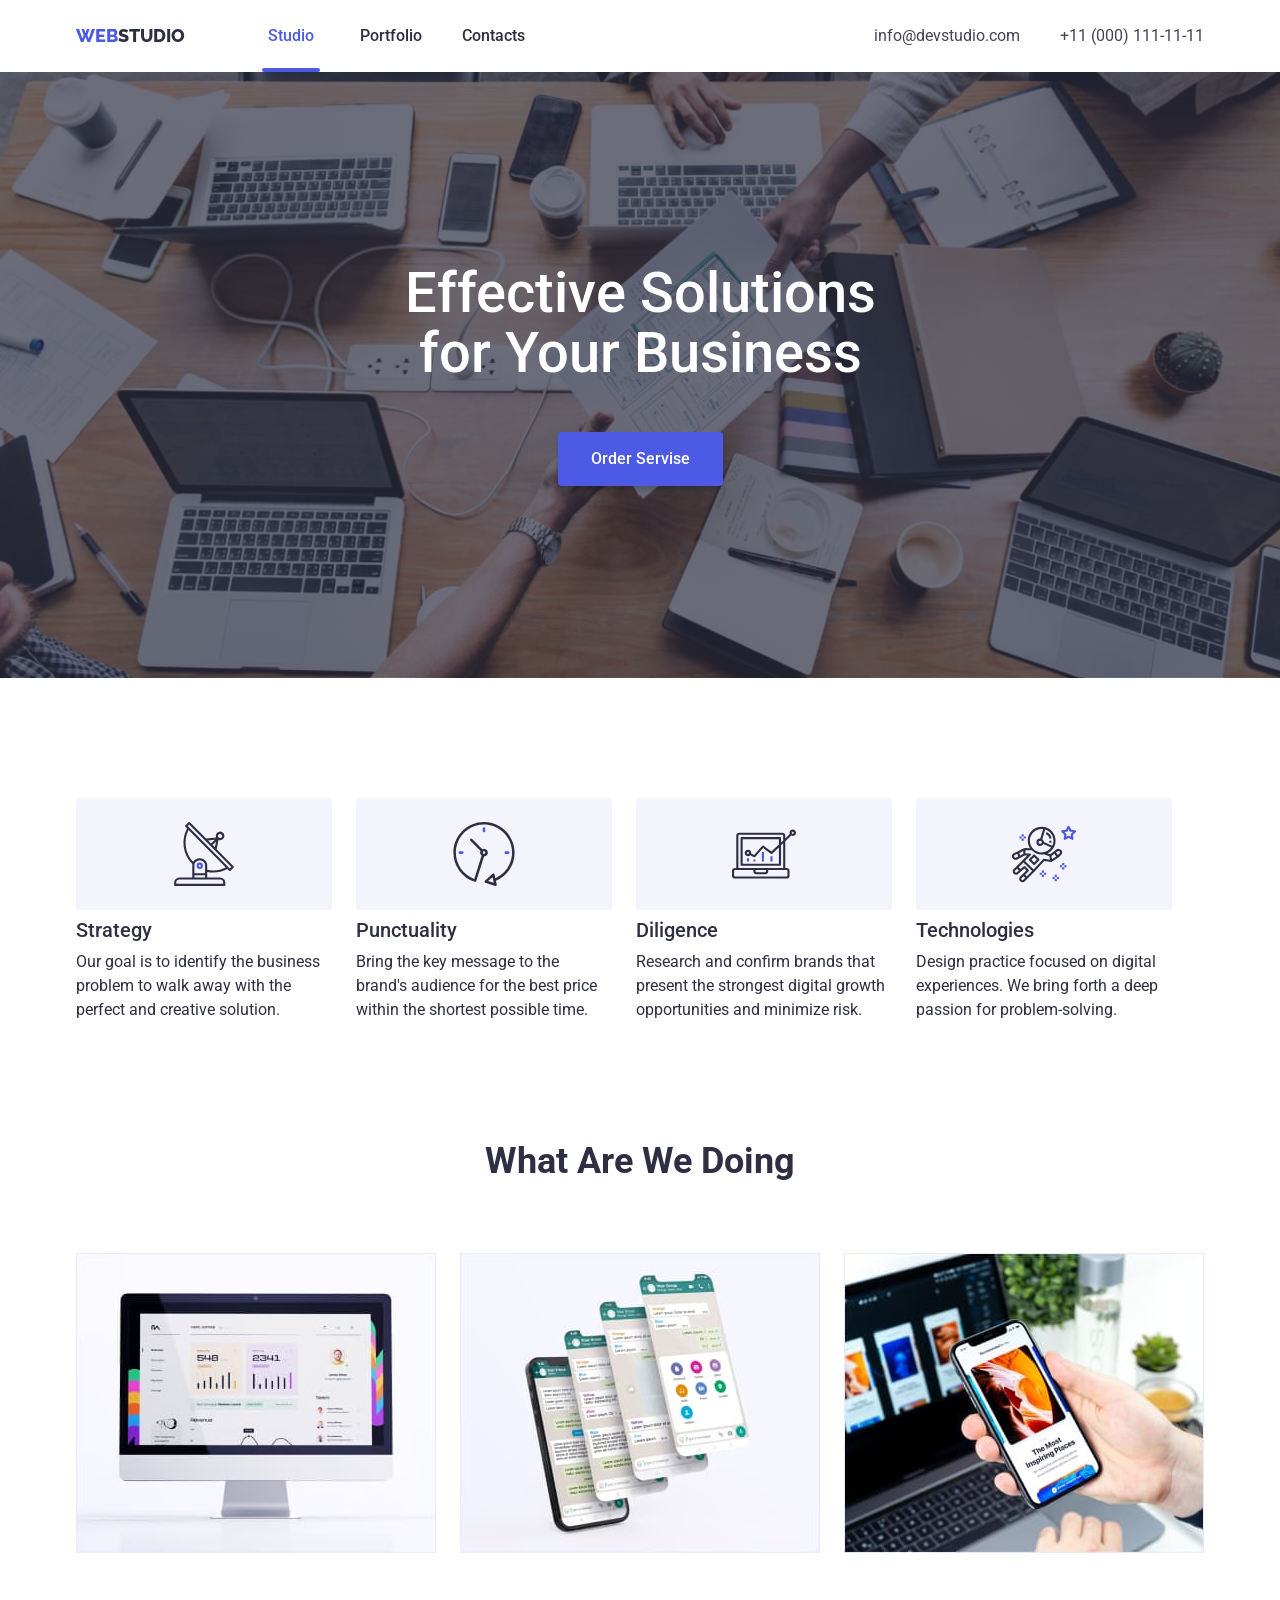
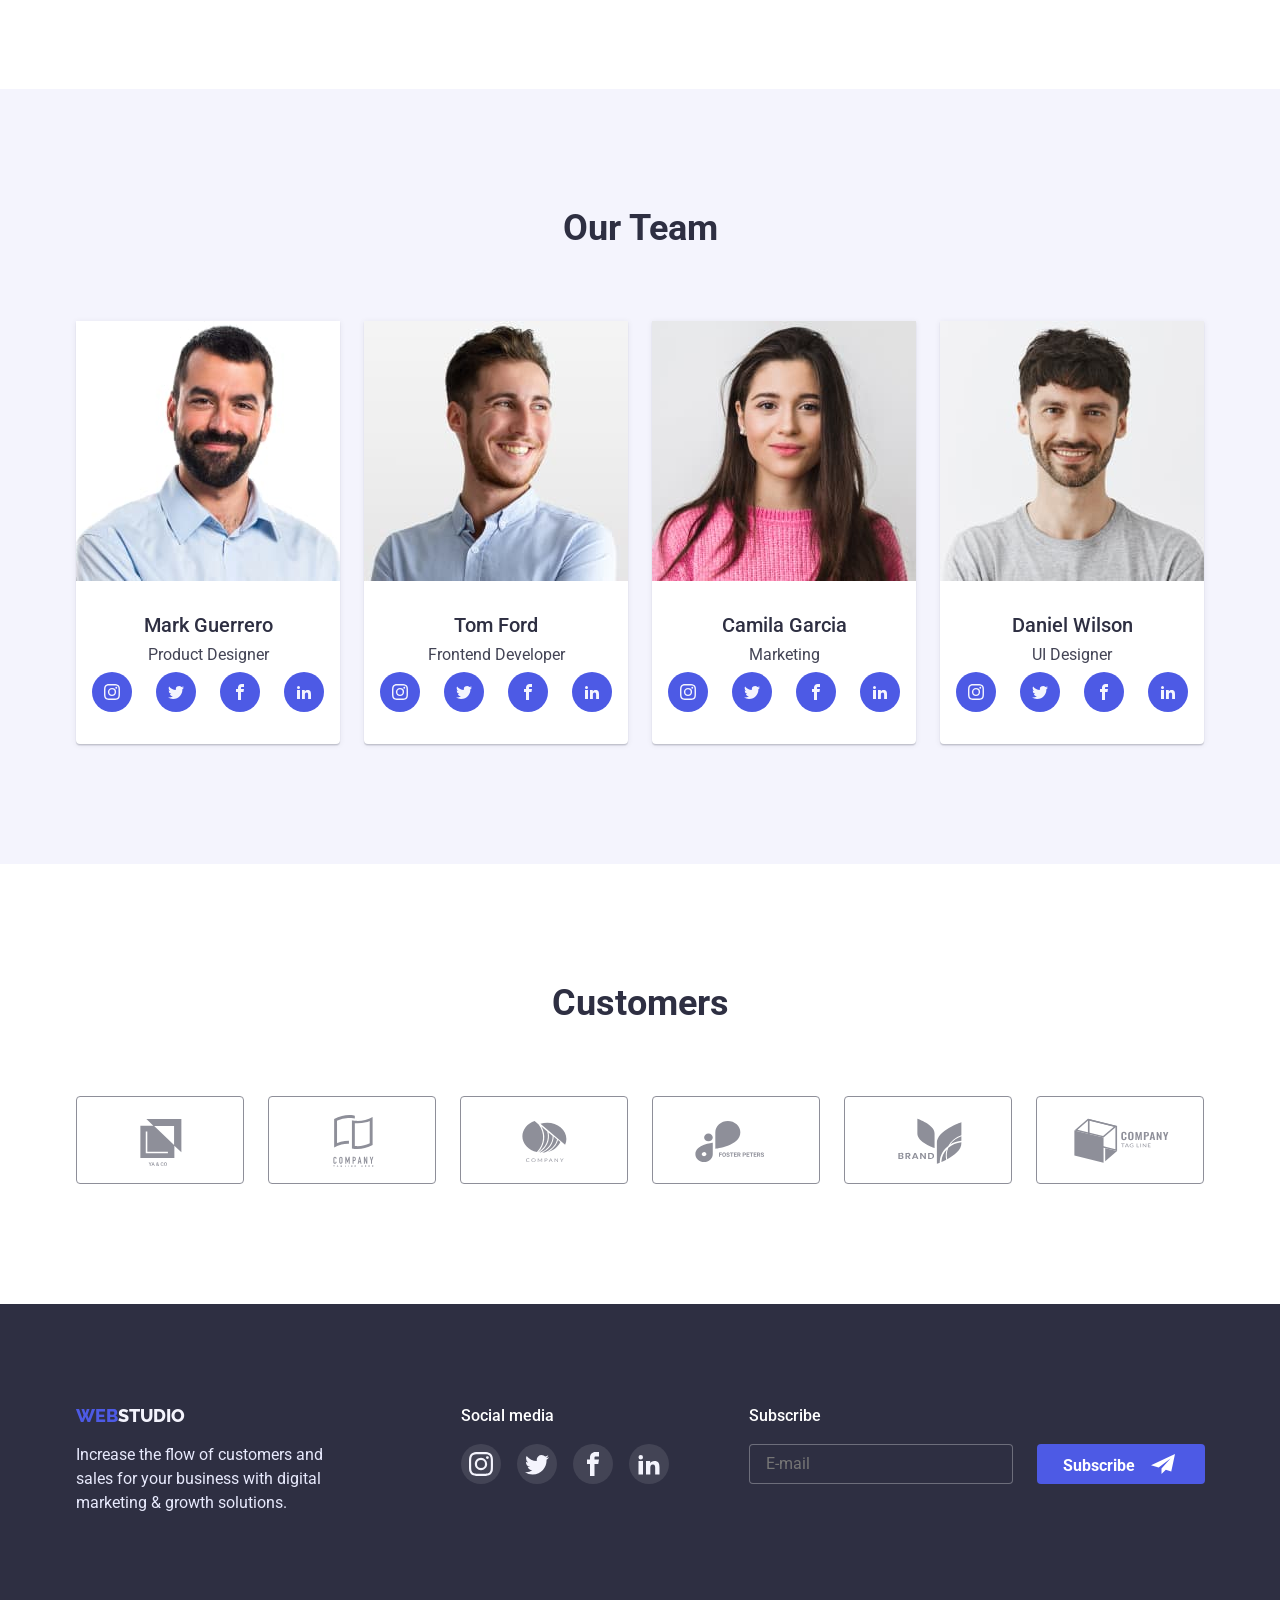
<file: index.html>
<!DOCTYPE html>
<html lang="en">

<head>
  <meta charset="UTF-8" />
  <meta http-equiv="X-UA-Compatible" content="IE=edge" />
  <meta name="viewport" content="width=device-width, initial-scale=1.0" />
  <title>Studio</title>
  <link rel="preconnect" href="https://fonts.googleapis.com" />
  <link rel="preconnect" href="https://fonts.gstatic.com" crossorigin />
  <link href="https://fonts.googleapis.com/css2?family=Raleway:wght@700&family=Roboto:wght@400;500;700;900&display=swap"
    rel="stylesheet" />
  <link rel="stylesheet"
    href="https://cdnjs.cloudflare.com/ajax/libs/modern-normalize/1.1.0/modern-normalize.min.css" />
  <link rel="stylesheet" href="./css/style.css" />
</head>

<body>
  <!-- Header -->
  <header class="header">
    <div class="container nav-container">
      <a href="./index.html" class="logo"><span class="logo_span">web</span>studio</a>
      <nav class="nav_menu">
        <ul class="menu-item">
          <li class="menu list">
            <a class="menu-link activ" href="#">Studio</a>
          </li>
          <li class="menu list">
            <a class="menu-link" href="./portfolio.html">Portfolio</a>
          </li>
          <li class="menu list">
            <a class="menu-link" href="#">Contacts</a>
          </li>
        </ul>
      </nav>
      <ul class="menu-auth">
        <li class="auth-menu list">
          <a class="item-auth" href="mailto:info@devstudio.com">info@devstudio.com</a>
        </li>
        <li class="auth-menu list">
          <a class="item-auth" href="tel:+110001111111">+11 (000) 111-11-11</a>
        </li>
      </ul>
    </div>
  </header>
  <main>
    <!-- Section_zero Hero -->
    <section class="hero">
      <div class="container">
        <h1 class="title">
          Effective Solutions<br />
          for Your Business
        </h1>
        <button type="button" class="btn" data-modal-open>Order Servise</button>
        <div class="backdrop is-hidden" data-modal>
        <div class="modal">
          <button class="button-modal" data-modal-close>
          </button>

          <div class="container-form-call">
            <h2 class="subtitle-text-form">Leave your contacts and we will call you back</h2>


            <div class="container-form">
              <form class="forms" action="">

                <div class="form-field">
                  <label class="text-label" for="">
                    Name
                    <input class="sphere-input name-input" type="text" name="name" id="name" required placeholder=" ">
                    <svg class="svg-icon-form-name">
                      <use href="./images/icons.svg/symbol-defs-modal.svg#icon-name"></use>
                    </svg>
                  </label>
                </div>

                <div class="form-field">
                  <label class="text-label" for="">
                    Phone
                    <input class="sphere-input phone-input" type="tel" name="phone_number" id="phone" required
                      pattern="[0-9]{3}-[0-9]{3}-[0-9]{2}-[0-9]{2}" title="380-000-00-00" placeholder=" ">
                    <svg class="svg-icon-form-phone">
                      <use href="./images/icons.svg/symbol-defs-modal.svg#icon-phone"></use>
                    </svg>
                  </label>
                </div>

                <div class="form-field">
                  <label class="text-label" for="">
                    Email
                    <input class="sphere-input email-input" type="email" name="email" id="email" placeholder=" ">
                    <svg class="svg-icon-form-email">
                      <use href="./images/icons.svg/symbol-defs-modal.svg#icon-email"></use>
                    </svg>
                  </label>
                </div>

                <div class="form-field">
                  <label class="text-label" for="">
                    Comment
                    <textarea class="textarea-form" name="feedback" placeholder="Text input..."></textarea>
                  </label>
                </div>
                <div class="forn-chexbox">
                  <label class="label">
                    <input class="from-checkbox" type="checkbox" name="user-policy" value="html" required>
                    <span class="icon-checkbox"></span>
                    <p class="text-form">I accept the terms and conditions of the <a class="text-privacy" href="">Privacy Policy</a></p>
                  </label>
                  <button class="button-form" type="submit">
                    Send
                  </button>
                </div>
              </form>
            </div>
          </div>
        </div>
      </div>
      </div>
    </section>
    <!-- Section_first -->
    <section class="section section-nature">
      <div class="container">
        <h2 class="hide">Nature</h2>
        <ul class="section--text">
          <li class="section-list list icon-antenna">
            <h3 class="section-sybtitle">Strategy</h3>
            <p class="section-text">
              Our goal is to identify the business problem to walk away with
              the perfect and creative solution.
            </p>
          </li>
          <li class="section-list list icon-clock">
            <h3 class="section-sybtitle">Punctuality</h3>
            <p class="section-text">
              Bring the key message to the brand's audience for the best price
              within the shortest possible time.
            </p>
          </li>
          <li class="section-list list icon-diagram">
            <h3 class="section-sybtitle">Diligence</h3>
            <p class="section-text">
              Research and confirm brands that present the strongest digital
              growth opportunities and minimize risk.
            </p>
          </li>
          <li class="section-list list icon-astronaut">
            <h3 class="section-sybtitle">Technologies</h3>
            <p class="section-text">
              Design practice focused on digital experiences. We bring forth a
              deep passion for problem-solving.
            </p>
          </li>
        </ul>
      </div>
    </section>
    <!-- Section_second Working -->
    <section class="section">
      <div class="container">
        <h2 class="section-title">What are we doing</h2>
        <ul class="list_work">
          <li class="list">
            <img class="card" src="images/MacBook.jpg" alt="MacBook" width="360px" />
          </li>
          <li class="list">
            <img class="card" src="images/Phone.jpg" alt="Phone" width="360px" />
          </li>
          <li class="list">
            <img class="card" src="images/Phone_on_laptop.jpg" alt="Phone on laptop" width="360px" />
          </li>
        </ul>
      </div>
    </section>
    <!-- Section_third Team -->
    <section class="section section-could">
      <div class="container">
        <h2 class="section-title">Our Team</h2>
        <ul class="user-list">
          <li class="user-item list">
            <img class="card" src="images/Mark_Guerrero.jpg" alt="Mark Guerrero" width="264px" />
            <div class="container-text">
              <h3 class="user-subtitle">Mark Guerrero</h3>
              <p class="user-text">Product Designer</p>
              <ul class="user-item-svg">
                <li class="user-icon-svg list">
                  <a class="social-icon" href="">
                    <svg class="user-svg" widht="16" height="16">
                      <use href="./images/icons.svg/symbol-defs.svg#icon-instagram1"></use>
                    </svg>
                  </a>
                </li>
                <li class="user-icon-svg list">
                  <a class="social-icon" href="">
                    <svg class="user-svg" widht="16" height="16">
                      <use href="./images/icons.svg/symbol-defs.svg#icon-twitter1">
                      </use>
                    </svg>
                  </a>
                </li>
                <li class="user-icon-svg list">
                  <a class="social-icon" href="">
                    <svg class="user-svg" widht="16" height="16">
                      <use href="./images/icons.svg/symbol-defs.svg#icon-facebook1"></use>
                    </svg>
                  </a>
                </li>
                <li class="user-icon-svg list">
                  <a class="social-icon" href="">
                    <svg class="user-svg" widht="16" height="16">
                      <use href="./images/icons.svg/symbol-defs.svg#icon-linkedin2"></use>
                    </svg>
                  </a>
                </li>
              </ul>
            </div>
          </li>
          <li class="user-item list">
            <img class="card" src="images/Tom_Ford.jpg" alt="Tom Ford" width="264px" />
            <div class="container-text">
              <h3 class="user-subtitle">Tom Ford</h3>
              <p class="user-text">Frontend Developer</p>
              <ul class="user-item-svg">
                <li class="user-icon-svg list">
                  <a class="social-icon" href="">
                    <svg class="user-svg" widht="16" height="16">
                      <use href="./images/icons.svg/symbol-defs.svg#icon-instagram1"></use>
                    </svg>
                  </a>
                </li>
                <li class="user-icon-svg list">
                  <a class="social-icon" href="">
                    <svg class="user-svg" widht="16" height="16">
                      <use href="./images/icons.svg/symbol-defs.svg#icon-twitter1">
                      </use>
                    </svg>
                  </a>
                </li>
                <li class="user-icon-svg list">
                  <a class="social-icon" href="">
                    <svg class="user-svg" widht="16" height="16">
                      <use href="./images/icons.svg/symbol-defs.svg#icon-facebook1"></use>
                    </svg>
                  </a>
                </li>
                <li class="user-icon-svg list">
                  <a class="social-icon" href="">
                    <svg class="user-svg" widht="16" height="16">
                      <use href="./images/icons.svg/symbol-defs.svg#icon-linkedin2"></use>
                    </svg>
                  </a>
                </li>
              </ul>
            </div>
          </li>
          <li class="user-item list">
            <img class="card" src="images/Camila_Garcia.jpg" alt="Camila Garcia" width="264px" />
            <div class="container-text">
              <h3 class="user-subtitle">Camila Garcia</h3>
              <p class="user-text">Marketing</p>
              <ul class="user-item-svg">
                <li class="user-icon-svg list">
                  <a class="social-icon" href="">
                    <svg class="user-svg" widht="16" height="16">
                      <use href="./images/icons.svg/symbol-defs.svg#icon-instagram1"></use>
                    </svg>
                  </a>
                </li>
                <li class="user-icon-svg list">
                  <a class="social-icon" href="">
                    <svg class="user-svg" widht="16" height="16">
                      <use href="./images/icons.svg/symbol-defs.svg#icon-twitter1">
                      </use>
                    </svg>
                  </a>
                </li>
                <li class="user-icon-svg list">
                  <a class="social-icon" href="">
                    <svg class="user-svg" widht="16" height="16">
                      <use href="./images/icons.svg/symbol-defs.svg#icon-facebook1"></use>
                    </svg>
                  </a>
                </li>
                <li class="user-icon-svg list">
                  <a class="social-icon" href="">
                    <svg class="user-svg" widht="16" height="16">
                      <use href="./images/icons.svg/symbol-defs.svg#icon-linkedin2"></use>
                    </svg>
                  </a>
                </li>
              </ul>
            </div>
          </li>
          <li class="user-item list">
            <img class="card" src="images/Daniel_Wilson.jpg" alt="Daniel Wilson" width="264px" />
            <div class="container-text">
              <h3 class="user-subtitle">Daniel Wilson</h3>
              <p class="user-text">UI Designer</p>
              <ul class="user-item-svg">
                <li class="user-icon-svg list">
                  <a class="social-icon" href="">
                    <svg class="user-svg" widht="16" height="16">
                      <use href="./images/icons.svg/symbol-defs.svg#icon-instagram1"></use>
                    </svg>
                  </a>
                </li>
                <li class="user-icon-svg list">
                  <a class="social-icon" href="">
                    <svg class="user-svg" widht="16" height="16">
                      <use href="./images/icons.svg/symbol-defs.svg#icon-twitter1">
                      </use>
                    </svg>
                  </a>
                </li>
                <li class="user-icon-svg list">
                  <a class="social-icon" href="">
                    <svg class="user-svg" widht="16" height="16">
                      <use href="./images/icons.svg/symbol-defs.svg#icon-facebook1"></use>
                    </svg>
                  </a>
                </li>
                <li class="user-icon-svg list">
                  <a class="social-icon" href="">
                    <svg class="user-svg" widht="16" height="16">
                      <use href="./images/icons.svg/symbol-defs.svg#icon-linkedin2"></use>
                    </svg>
                  </a>
                </li>
              </ul>
            </div>
          </li>
        </ul>
      </div>
    </section>
    <!-- Section_fourth -->
    <section class="section">
      <div class="container">
        <h2 class="section-title">Customers</h2>
        <div class="container-cusctomers-icon">
          <ul class="user-list">
            <li class="icons-list-customers list">
              <a class="icon-svg-link-customers" href="">
                <svg class="icon-customers" width="104" height="56">
                  <use href="./images/icons.svg/symbol-defs.svg#icon-Logo">
                  </use>
                </svg>
              </a>
            </li>
            <li class="icons-list-customers list">
              <a class="icon-svg-link-customers" href="">
                <svg class="icon-customers" width="104" height="56">
                  <use href="./images/icons.svg/symbol-defs.svg#icon-Logo-1">
                  </use>
                </svg>
              </a>
            </li>
            <li class="icons-list-customers list">
              <a class="icon-svg-link-customers" href="">
                <svg class="icon-customers" width="104" height="56">
                  <use href="./images/icons.svg/symbol-defs.svg#icon-Logo-2">
                  </use>
                </svg>
              </a>
            </li>
            <li class="icons-list-customers list">
              <a class="icon-svg-link-customers" href="">
                <svg class="icon-customers" width="104" height="56">
                  <use href="./images/icons.svg/symbol-defs.svg#icon-Logo-3">
                  </use>
                </svg>
              </a>
            </li>
            <li class="icons-list-customers list">
              <a class="icon-svg-link-customers" href="">
                <svg class="icon-customers" width="104" height="56">
                  <use href="./images/icons.svg/symbol-defs.svg#icon-Logo-4">
                  </use>
                </svg>
              </a>
            </li>
            <li class="icons-list-customers list">
              <a class="icon-svg-link-customers" href="">
                <svg class="icon-customers" width="104" height="56">
                  <use href="./images/icons.svg/symbol-defs.svg#icon-Logo-5">
                  </use>
                </svg>
              </a>
            </li>
          </ul>
        </div>
      </div>
    </section>
  </main>
  <!-- Footer -->
  <footer class="footer">
    <div class="container">
      <div class="container-footer">
        <a href="" class="logo"><span class="logo_span">web</span><span class="logo_footer">studio</span></a>
        <p class="footer-text">
          Increase the flow of customers and sales for your business with
          digital marketing & growth solutions.
        </p>
      </div>
      <div class="container-social">
        <h3 class="text-social">Social media</h3>
        <ul class="footer-icon">
          <li class="icon-footer-svg list">
            <a class="icons-button" href="">
              <svg class="icon-svg" widht="24" height="24">
                <use href="./images/icons.svg/symbol-defs.svg#icon-instagram1"></use>
              </svg>
            </a>
          </li>
          <li class="icon-footer-svg list">
            <a class="icons-button" href="">
              <svg class="icon-svg" widht="24" height="24">
                <use href="./images/icons.svg/symbol-defs.svg#icon-twitter1"></use>
              </svg>
            </a>
          </li>
          <li class="icon-footer-svg list">
            <a class="icons-button" href="">
              <svg class="icon-svg" widht="24" height="24">
                <use href="./images/icons.svg/symbol-defs.svg#icon-facebook1"></use>
              </svg>
            </a>
          </li>
          <li class="icon-footer-svg list">
            <a class="icons-button" href="">
              <svg class="icon-svg" widht="24" height="24">
                <use href="./images/icons.svg/symbol-defs.svg#icon-linkedin2"></use>
              </svg>
            </a>
          </li>
          </li>
        </ul>
      </div>
      <div class="container-subscibe">
        <h3 class="text-social">Subscribe</h3>
        <form class="form-mailto" action="">
          <input class="input-mailto" type="email" name="email" placeholder="E-mail">
          <button type="submit" class="form-button">Subscribe</button>
        </form>
      </div>
  </footer>
  <script src="./modal.js"></script>

</body>

</html>
</file>
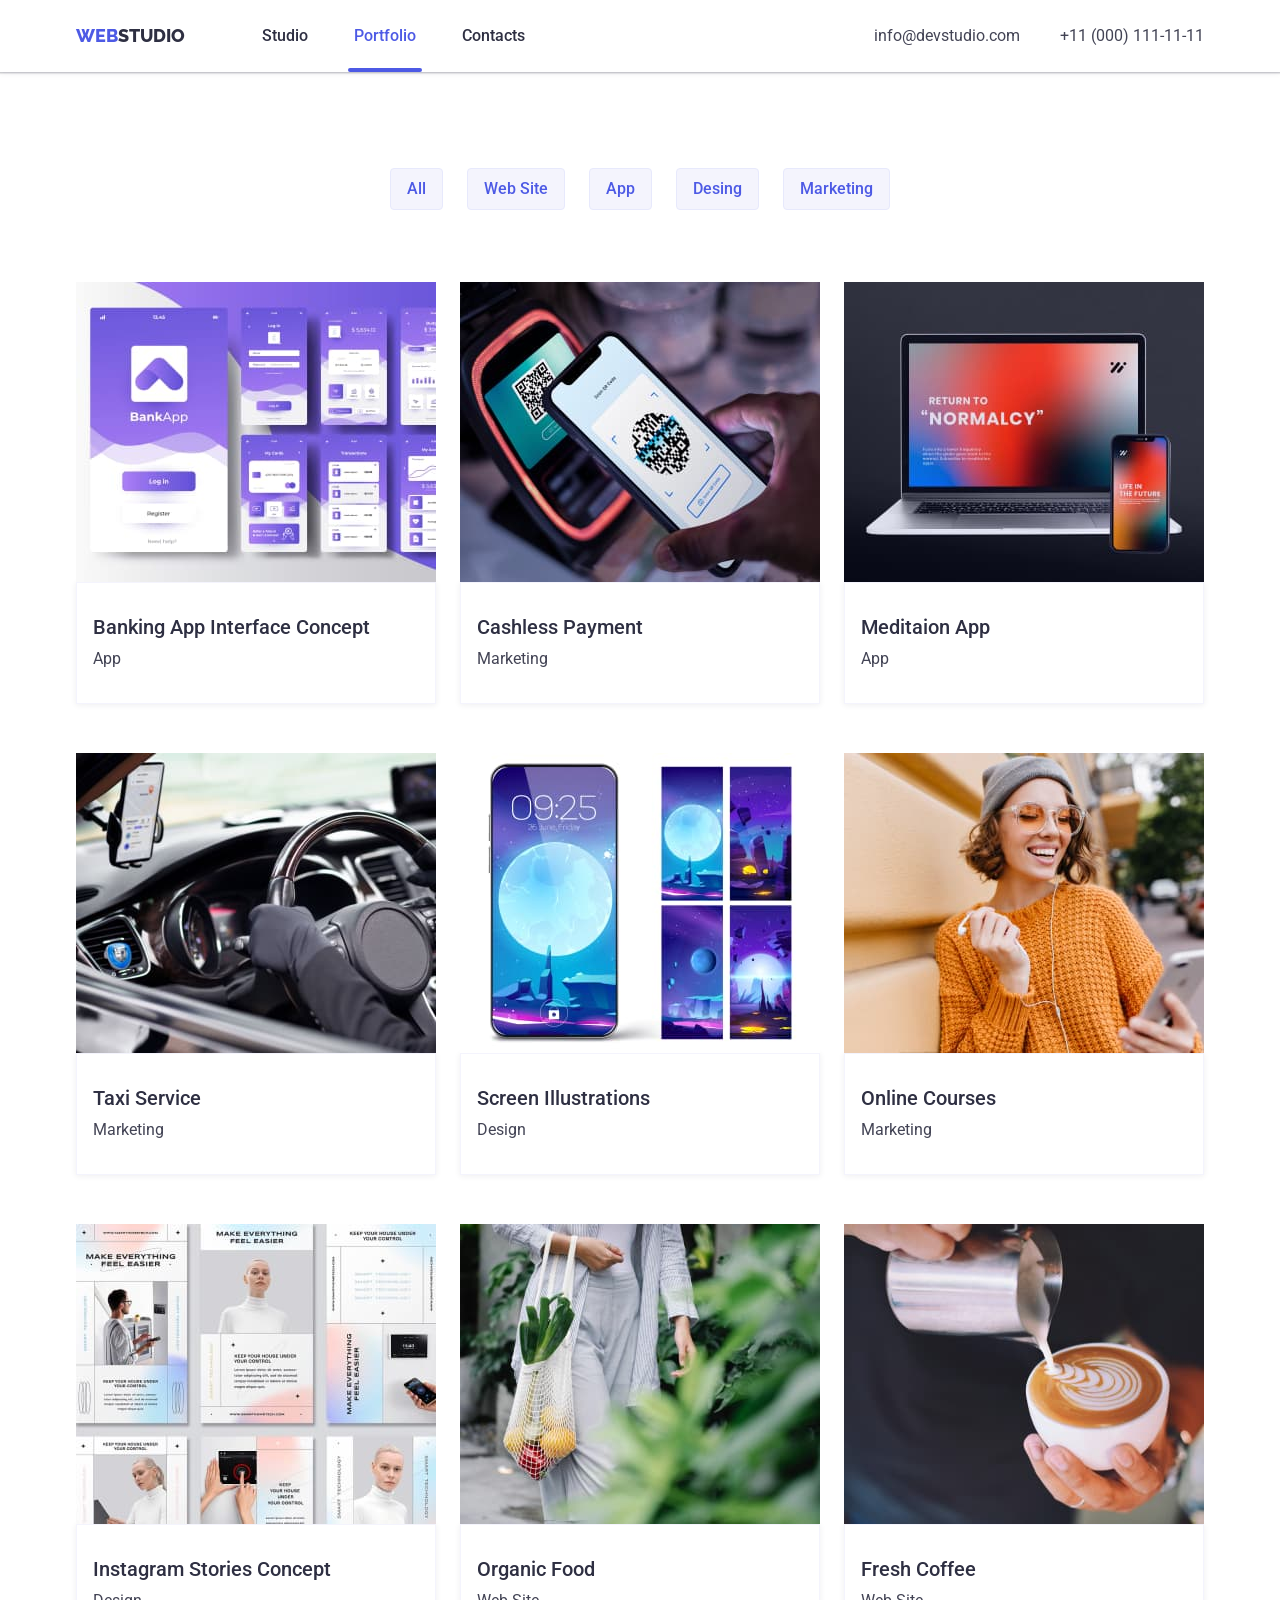
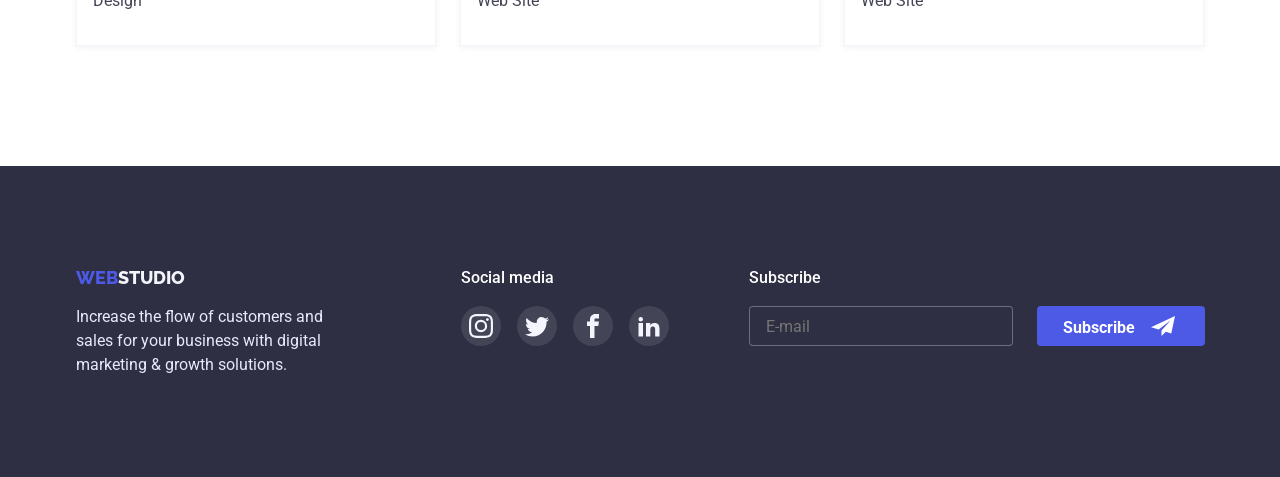
<file: portfolio.html>
<!DOCTYPE html>
<html lang="en">

<head>
  <meta charset="UTF-8" />
  <meta http-equiv="X-UA-Compatible" content="IE=edge" />
  <meta name="viewport" content="width=device-width, initial-scale=1.0" />
  <title>Portfolio</title>
  <link rel="preconnect" href="https://fonts.googleapis.com" />
  <link rel="preconnect" href="https://fonts.gstatic.com" crossorigin />
  <link href="https://fonts.googleapis.com/css2?family=Raleway:wght@700&family=Roboto:wght@400;500;700;900&display=swap"
    rel="stylesheet" />
  <link rel="stylesheet"
    href="https://cdnjs.cloudflare.com/ajax/libs/modern-normalize/1.1.0/modern-normalize.min.css" />
  <link rel="stylesheet" href="./css/style.css" />
</head>

<body>
  <header class="header">
    <div class="container nav-container">
      <a href="./index.html" class="logo"><span class="logo_span">web</span>studio</a>
      <nav class="nav_menu">
        <ul class="menu-item">
          <li class="menu list">
            <a class="menu-link" href="./index.html">Studio</a>
          </li>
          <li class="menu list">
            <a class="menu-link activ" href="./portfolio.html">Portfolio</a>
          </li>
          <li class="menu list">
            <a class="menu-link" href="#">Contacts</a>
          </li>
        </ul>
      </nav>
      <ul class="menu-auth">
        <li class="auth-menu list">
          <a class="item-auth" href="mailto:info@devstudio.com">info@devstudio.com</a>
        </li>
        <li class="auth-menu list">
          <a class="item-auth" href="tel:+110001111111">+11 (000) 111-11-11</a>
        </li>
      </ul>
    </div>
  </header>
  <main>
    <section class="section-filter">
      <h1 class="hide">Filter</h1>
      <ul class="filter">
        <li class="filter-link list">
          <button class="button" type="button">All</button>
        </li>
        <li class="filter-link list">
          <button class="button" type="button">Web Site</button>
        </li>
        <li class="filter-link list">
          <button class="button" type="button">App</button>
        </li>
        <li class="filter-link list">
          <button class="button" type="button">Desing</button>
        </li>
        <li class="filter-link list">
          <button class="button" type="button">Marketing</button>
        </li>
      </ul>
      <div class="container">
        <ul class="list-filter">
          <li class="item-filter list">
            <a class="link-filter" href="">
              <div class="text-item-efect">
                <img class="card" src="./images/img-portfolio/bankink_app.jpg"
                  alt="Концепція інтерфейсу банківських додатків" width="360px" />
                <p class="item-text">
                  14 Stylish and User-Friendly App Design Concepts · Task Manager App · Calorie Tracker App · Exotic
                  Fruit Ecommerce App · Cloud Storage App
                </p>
              </div>
              <div class="container-card">
                <h2 class="subtitile">Banking App Interface Concept</h2>
                <p class="text">App</p>
              </div>
            </a>
          </li>
          <li class="item-filter list">
            <a class="link-filter" href="">
              <div class="text-item-efect">
                <img class="card" src="./images/img-portfolio/cashless_payment.jpg" alt="Безготівковий платіж"
                  width="360px" />
                <p class="item-text">
                  14 Stylish and User-Friendly App Design Concepts · Task Manager App · Calorie Tracker App · Exotic
                  Fruit Ecommerce App · Cloud Storage App
                </p>
              </div>
              <div class="container-card">
                <h2 class="subtitile">Cashless Payment</h2>
                <p class="text">Marketing</p>
              </div>
            </a>
          </li>
          <li class="item-filter list">
            <a class="link-filter" href="">
              <div class="text-item-efect">
                <img class="card" src="./images/img-portfolio/meditaion_app.jpg" alt="Додаток медитації"
                  width="360px" />
                <p class="item-text">
                  14 Stylish and User-Friendly App Design Concepts · Task Manager App · Calorie Tracker App · Exotic
                  Fruit Ecommerce App · Cloud Storage App
                </p>
              </div>

              <div class="container-card">
                <h2 class="subtitile">Meditaion App</h2>
                <p class="text">App</p>
              </div>
            </a>
          </li>
          <li class="item-filter list">
            <a class="link-filter" href="">
              <div class="text-item-efect">
                <img class="card" src="./images/img-portfolio/taxi.jpg" alt="Послуга таксі" width="360px" />
                <p class="item-text">
                  14 Stylish and User-Friendly App Design Concepts · Task Manager App · Calorie Tracker App · Exotic
                  Fruit Ecommerce App · Cloud Storage App
                </p>
              </div>

              <div class="container-card">
                <h2 class="subtitile">Taxi Service</h2>
                <p class="text">Marketing</p>
              </div>
            </a>
          </li>
          <li class="item-filter list">
            <a class="link-filter" href="">
              <div class="text-item-efect">
                <img class="card" src="./images/img-portfolio/screen.jpg" alt="Екранні ілюстрації" width="360px" />
                <p class="item-text">
                  14 Stylish and User-Friendly App Design Concepts · Task Manager App · Calorie Tracker App · Exotic
                  Fruit Ecommerce App · Cloud Storage App
                </p>
              </div>
              <div class="container-card">
                <h2 class="subtitile">Screen Illustrations</h2>
                <p class="text">Design</p>
              </div>
            </a>
          </li>
          <li class="item-filter list">
            <a class="link-filter" href="">
              <div class="text-item-efect">
                <img class="card" src="./images/img-portfolio/online_courses.jpg" alt="Інтернет -курси" width="360px" />
                <p class="item-text">
                  14 Stylish and User-Friendly App Design Concepts · Task Manager App · Calorie Tracker App · Exotic
                  Fruit Ecommerce App · Cloud Storage App
                </p>
              </div>
              <div class="container-card">
                <h2 class="subtitile">Online Courses</h2>
                <p class="text">Marketing</p>
              </div>
            </a>
          </li>
          <li class="item-filter list">
            <a class="link-filter" href="">
              <div class="text-item-efect">
                <img class="card" src="./images/img-portfolio/instagram_stories.jpg" alt="Концепція Instagram Stories"
                  width="360px" />
                <p class="item-text">
                  14 Stylish and User-Friendly App Design Concepts · Task Manager App · Calorie Tracker App · Exotic
                  Fruit Ecommerce App · Cloud Storage App
                </p>
              </div>
              <div class="container-card">
                <h2 class="subtitile">Instagram Stories Concept</h2>
                <p class="text">Design</p>
              </div>
            </a>
          </li>
          <li class="item-filter list">
            <a class="link-filter" href="">
              <div class="text-item-efect">
                <img class="card" src="./images/img-portfolio/ordanic_food.jpg" alt="Натуральні харчові продукти"
                  width="360px" />
                <p class="item-text">
                  14 Stylish and User-Friendly App Design Concepts · Task Manager App · Calorie Tracker App · Exotic
                  Fruit Ecommerce App · Cloud Storage App
                </p>
              </div>

              <div class="container-card">
                <h2 class="subtitile">Organic Food</h2>
                <p class="text">Web Site</p>
              </div>
            </a>
          </li>
          <li class="item-filter list">
            <a class="link-filter" href="">
              <div class="text-item-efect">
                <img class="card" src="./images/img-portfolio/coffe.jpg" alt="Свіжа кава" width="360px" />
                <p class="item-text">
                  14 Stylish and User-Friendly App Design Concepts · Task Manager App · Calorie Tracker App · Exotic
                  Fruit Ecommerce App · Cloud Storage App
                </p>
              </div>

              <div class="container-card">
                <h2 class="subtitile">Fresh Coffee</h2>
                <p class="text">Web Site</p>
              </div>
            </a>
          </li>
        </ul>
      </div>
    </section>
  </main>
  <!-- Footer -->
  <footer class="footer">
    <div class="container">
      <div class="container-footer">
        <a href="" class="logo"><span class="logo_span">web</span><span class="logo_footer">studio</span></a>
        <p class="footer-text">
          Increase the flow of customers and sales for your business with
          digital marketing & growth solutions.
        </p>
      </div>
      <div class="container-social">
        <h3 class="text-social">Social media</h3>
        <ul class="footer-icon">
          <li class="icon-footer-svg list">
            <a class="icons-button" href="">
              <svg class="icon-svg" widht="24" height="24">
                <use href="./images/icons.svg/symbol-defs.svg#icon-instagram1"></use>
              </svg>
            </a>
          </li>
          <li class="icon-footer-svg list">
            <a class="icons-button" href="">
              <svg class="icon-svg" widht="24" height="24">
                <use href="./images/icons.svg/symbol-defs.svg#icon-twitter1"></use>
              </svg>
            </a>
          </li>
          <li class="icon-footer-svg list">
            <a class="icons-button" href="">
              <svg class="icon-svg" widht="24" height="24">
                <use href="./images/icons.svg/symbol-defs.svg#icon-facebook1"></use>
              </svg>
            </a>
          </li>
          <li class="icon-footer-svg list">
            <a class="icons-button" href="">
              <svg class="icon-svg" widht="24" height="24">
                <use href="./images/icons.svg/symbol-defs.svg#icon-linkedin2"></use>
              </svg>
            </a>
          </li>
          </li>
        </ul>
      </div>
      <div class="container-subscibe">
        <h3 class="text-social">Subscribe</h3>
          <form class="form-mailto" action="">
            <input class="input-mailto" type="email" name="email" placeholder="E-mail">
            <button type="submit" class="form-button">Subscribe</button>
          </form>
      </div>
  </footer>
  <script src="./modal.js"></script>
</body>

</html>
</file>
<file: css/style.css>
body {
    font-family: 'Roboto', sans-serif;
    font-size: 16px;
    color: #2E2F42;
}

:root {
    --color-iris: #4D5AE5;
    --color-iris-active: #404BBF;
    --color-navy-blue: #2E2F42;
    --color-slate: #434455;
    --color-light-slate: #8E8F99;
    --color-cornflower: #E7E9FC;
    --color-cloud: #F4F4FD;
    --color-many-blue-modal: rgba(46, 47, 66, 0.08);
    --color-white: #FFFFFF;
    --color-green: #31D0AA;
    --color-helper: #8E8F99;
    --color-helpir: #757575;

    --taming-function: cubic-bezier(0.4, 0, 0.2, 1);
}

h1,
h2,
h3,
h4,
h5,
h6,
p {
    margin: 0;
}

.hide {
    display: none;
}

.list {
    padding: 0;
    margin: 0;
    list-style: none;
}


/*----------------- Logo ------------------*/

.logo {
    font-family: 'Raleway';
    font-weight: 800;
    font-size: 18px;
    line-height: 1.3;
    text-transform: uppercase;
    text-decoration: none;
    color: var(--color-navy-blue);
}

.logo_span {
    color: var(--color-iris);
}


/*----------------- Navigetion ------------------*/


/* Modal Window */
.backdrop {
    position: fixed;
    top: 0;
    left: 0;
    width: 100%;
    height: 100%;
    background: rgba(46, 47, 66, 0.4);

}

.backdrop.is-hidden {
    opacity: 0;
    pointer-events: none;
}

.backdrop.is-hidden .modal {
    transform: translate(-50%, -50%) scale(0.9);
}

.modal {
    position: absolute;
    top: 50%;
    left: 50%;
    transform: translate(-50%, -50%) scale(1);

    transition: transform 250ms var(--taming-function);

    width: 408px;


    background-color: var(--color-cloud);
    border-radius: 4px;

    box-shadow: 0px 1px 1px rgba(0, 0, 0, 0.14), 0px 1px 3px rgba(0, 0, 0, 0.12), 0px 2px 1px rgba(0, 0, 0, 0.2);
}


.button-modal {
    position: absolute;
    top: 0;
    right: 0;
    margin-top: 24px;
    margin-right: 24px;
    cursor: pointer;
    width: 24px;
    height: 24px;
    background-color: var(--color-cornflower);
    border: 1px solid rgba(0, 0, 0, 0.1);
    border-radius: 50%;
    background-image: url('../images/decoretion/to_close_modal.svg');
    background-repeat: no-repeat;
    background-position: center;
    background-size: 8px;

    transition: background-color 250ms var(--taming-function),
        box-shadow 250ms var(--taming-function)
}

.button-modal:active {
    background-color: var(--color-cornflower);
    box-shadow: 0px 1px 6px rgba(46, 47, 66, 0.08), 0px 1px 1px rgba(46, 47, 66, 0.16), 0px 2px 1px rgba(46, 47, 66, 0.08);
}

.container-form-call {
    width: 100%;
}

.form-field {
    position: relative;
}

.svg-icon-form-name {
    position: absolute;
    top: 50%;
    left: 19px;
    transform: translateY(50%);
    width: 12px;
    height: 12px;
}


.svg-icon-form-phone {
    position: absolute;
    top: 50%;
    left: 19px;
    transform: translateY(50%);
    width: 13px;
    height: 13px;
}

.svg-icon-form-email {
    position: absolute;
    top: 50%;
    left: 17.5px;
    transform: translateY(50%);
    width: 15px;
    height: 12px;
}

.subtitle-text-form {
    font-weight: 700;
    font-size: inherit;
    line-height: 1.5;
    text-align: center;
    letter-spacing: 0.02em;
    color: #2E2F42;

    margin-top: 72px;
    margin-bottom: 16px;
}

.forms {
    width: 360px;
    margin: 0 auto;
}

.text-label {
    font-size: 12px;
    line-height: 1.17;
    letter-spacing: 0.01em;
    color: var(--color-helper);

    padding: 0;
    margin-bottom: 4px;
}

.sphere-input {
    display: block;
    width: 100%;
    height: 40px;
    border: 1px solid rgba(33, 33, 33, 0.2);
    ;
    border-radius: 4px;

    padding: 0;
    padding-left: 34px;
    margin-top: 4px;
    margin-bottom: 8px;

}


.sphere-input:focus {
    border: 1px solid var(--color-iris);
}

.sphere-input:focus+.svg-icon-form-name {
    fill: var(--color-iris);
}

.sphere-input:focus+.svg-icon-form-phone {
    fill: var(--color-iris);
}

.sphere-input:focus+.svg-icon-form-email {
    fill: var(--color-iris);
}

.textarea-form {
    display: block;
    width: 100%;
    height: 120px;
    border: 1px solid rgba(33, 33, 33, 0.2);
    border-radius: 4px;
    resize: none;

    padding-top: 8px;
    padding-left: 16px;
    margin-top: 4px;
    margin-bottom: 16px;
}

.textarea-form:placeholder-shown {
    width: 100%;
    height: 120px;
    border-radius: 4px;
    color: rgba(117, 117, 117, 0.5);
}

.textarea-form:focus {
    border: 1px solid var(--color-iris);
}

.from-checkbox {
    -webkit-appearance: none;
    -moz-appearance: none;
    appearance: none;

    position: absolute;
}


.icon-checkbox {
    display: inline-block;
    width: 16px;
    height: 16px;
    margin-right: 8px;

    border: 1.25px solid #2E2F42;
    border-radius: 2px;
}

.from-checkbox:checked+.icon-checkbox {
    border-color: transparent;
    background-color: var(--color-iris);
    background-image: url('../images/icons.svg/fio.svg');
    background-repeat: no-repeat;
    background-size: contain;
    background-position: center;
}

.label {
    display: flex;
    align-items: center;
}

.text-form {
    font-size: 12px;
    line-height: 1.333333;
    letter-spacing: 0.04em;
    color: var(--color-helpir);
}

.text-privacy {
    color: var(--color-iris);
    text-decoration: none;
}


.button-form {
    cursor: pointer;
    width: 170px;
    height: 51px;
    background-color: var(--color-iris);
    box-shadow: 0px 4px 4px rgba(0, 0, 0, 0.15);
    border-radius: 4px;
    border-color: transparent;
    color: var(--color-white);

    display: block;
    margin-top: 24px;
    margin-bottom: 24px;
    margin-right: auto;
    margin-left: auto;


    transition: background-color 250ms var(--taming-function),
        box-shadow 250ms var(--taming-function)
}

.button-form:focus,
.button-form:active {
    background-color: var(--color-iris-active);
    box-shadow: 0px 3px 1px rgba(0, 0, 0, 0.1), 0px 2px 1px rgba(0, 0, 0, 0.08), 0px 2px 2px rgba(0, 0, 0, 0.12);
}

/* End modal window */
.header {
    box-shadow: 0px 2px 1px rgba(46, 47, 66, 0.08), 0px 1px 1px rgba(46, 47, 66, 0.16), 0px 1px 6px rgba(46, 47, 66, 0.08);
}

.nav-container {
    display: flex;
    align-items: center;
}

.menu-item,
.menu-auth {
    margin: 0;
    padding: 0;
}

.menu-item {
    display: flex;
    margin-left: 77px;
}

.menu-item .menu {
    margin-right: 40px;
}

.menu-item .menu:last-child {
    margin-right: 0;
}

.menu-item .menu-link {
    display: block;
    font-weight: 500;
    line-height: 1.5;
    text-decoration: none;
    padding-top: 24px;
    padding-bottom: 24px;
    color: var(--color-navy-blue);
    transition: color 250ms var(--taming-function);
}

.menu-item .activ {
    position: relative;
    display: block;
    padding: 24px 6px 24px 6px;
    color: var(--color-iris);
}


.activ::after {
    content: '';
    position: absolute;
    left: 0;
    bottom: 0;
    width: 100%;
    height: 4px;
    background-color: var(--color-iris);
    border-radius: 2px;
}

.menu-item .menu-link:hover,
.menu-item .menu-link:focus {
    color: var(--color-slate);
}

.menu-item .activ:hover {
    color: var(--color-iris);
}

.menu-item .menu-link:active {
    color: var(--color-iris);
}

.menu-auth {
    display: flex;
    margin-left: auto;
}

.menu-auth .auth-menu+.auth-menu {
    margin-left: 40px;
}

.item-auth {
    line-height: 1.5;
    color: var(--color-slate);
    text-decoration: none;
    transition: color 250ms var(--taming-function);
}

.item-auth:hover,
.item-auth:focus {
    color: var(--color-iris);
}


/*----------------- Hero ------------------*/

.hero {
    background-color: var(--color-navy-blue);
    padding-top: 192px;
    padding-bottom: 192px;
    max-width: 1440px;
    margin-left: auto;
    margin-right: auto;
    background-image: linear-gradient(to right, rgba(46, 47, 66, 0.7), rgba(46, 47, 66, 0.7)), url("../images/people-office\ .jpg");
    background-repeat: no-repeat;
    background-position: center;
    background-size: cover;
}

.title {
    text-align: center;
    font-size: 56px;
    font-weight: 500;
    line-height: 1.07;
    margin-bottom: 48px;
    color: var(--color-white);
}


/*----------------- Buttoon ------------------*/

.btn {
    display: block;
    font-size: 16px;
    font-weight: 500;
    line-height: 1.25;
    font-family: inherit;
    cursor: pointer;
    padding: 16px 32px;
    margin: 0 auto;
    color: var(--color-white);
    background-color: var(--color-iris);
    border: 1px solid transparent;
    box-shadow: 0px 4px 4px rgba(0, 0, 0, 0.15);
    border-radius: 4px;
    transition: background-color 250ms cubic-bezier(0.4, 0, 0.2, 1);
}

.btn:hover,
.btn:focus {
    background-color: var(--color-iris);
    box-shadow: 0px 1px 6px rgba(46, 47, 66, 0.08), 0px 1px 1px rgba(46, 47, 66, 0.16), 0px 2px 1px rgba(46, 47, 66, 0.08);
}

.btn:active {
    background-color: var(--color-iris-active);
    box-shadow: 0px 4px 4px rgba(0, 0, 0, 0.15);
}


/*----- Button Portfolio -----*/

.button {
    font-family: inherit;
    font-weight: 500;
    cursor: pointer;
    color: var(--color-iris);
    background: var(--color-cloud);
    padding: 8px 16px;
    border-radius: 4px;
    line-height: 1.5;
    border: 1px solid var(--color-cornflower);
    transition: background-color 250ms var(--taming-function),
        border 250ms var(--taming-function),
        color 250ms var(--taming-function);

}

.button:active,
.button:hover,
.button:focus {
    color: var(--color-white);
    background-color: var(--color-iris);
    border: 1px solid var(--color-iris);
    box-shadow: 0px 3px 1px rgba(0, 0, 0, 0.1), 0px 2px 1px rgba(0, 0, 0, 0.08), 0px 2px 2px rgba(0, 0, 0, 0.12);
}


/*----------------- Section ------------------*/

.container {
    width: 1158px;
    margin-right: auto;
    margin-left: auto;
    padding-left: 15px;
    padding-right: 15px;
}

.container-text {
    text-align: center;
    width: 264px;
    padding-top: 32px;
    padding-left: 0;
    padding-right: 0;
}

.section {
    padding-top: 120px;
    padding-bottom: 120px;
}

.section-nature {
    padding-bottom: 0;
}

.section-could {
    background-color: var(--color-cloud);
}

.section-title {
    text-align: center;
    font-size: 36px;
    font-weight: 700;
    line-height: 1.1;
    margin-bottom: 72px;
    text-transform: capitalize;
}

.section-sybtitle {
    font-size: 20px;
    font-weight: 500;
    line-height: 1.2;
    margin-bottom: 8px;
}

.icon-antenna::before {
    content: '';
    display: block;
    height: 112px;
    margin-bottom: 8px;
    background-color: var(--color-cloud);
    background-image: url("../images/icons.svg/antenna.svg");
    background-repeat: no-repeat;
    background-position: center;
    border-radius: 4px;
}

.icon-clock::before {
    content: '';
    display: block;
    height: 112px;
    margin-bottom: 8px;
    background-color: var(--color-cloud);
    background-image: url("../images/icons.svg/clock.svg");
    background-repeat: no-repeat;
    background-position: center;
    border-radius: 4px;
}

.icon-diagram::before {
    content: '';
    display: block;
    height: 112px;
    margin-bottom: 8px;
    background-color: var(--color-cloud);
    background-image: url("../images/icons.svg/diagram.svg");
    background-repeat: no-repeat;
    background-position: center;
    border-radius: 4px;
}

.icon-astronaut::before {
    content: '';
    display: block;
    height: 112px;
    margin-bottom: 8px;
    background-color: var(--color-cloud);
    background-image: url("../images/icons.svg/astronaut.svg");
    background-repeat: no-repeat;
    background-position: center;
    border-radius: 4px;
}

.section--text {
    display: flex;
    margin: 0;
    padding: 0;
}

.section--text .list {
    margin-right: 24px;
}

.section--text .list:last-child {
    margin-right: 0;
}

.section-text {
    width: 256px;
    line-height: 1.5;
    color: var(--color-navy-blue);
}

.user-subtitle {
    font-size: 20px;
    font-weight: 500;
    line-height: 1.2;
    margin-bottom: 8px;
}

.list_work {
    display: flex;
    padding: 0;
}

.list_work>.list:not(:last-child) {
    margin-right: 24px;
}

.user-text {
    width: 264px;
    line-height: 1.2;
    color: var(--color-slate);
}

.user-item {
    background-color: var(--color-white);
    box-shadow: 0px 1px 6px rgba(46, 47, 66, 0.08), 0px 1px 1px rgba(46, 47, 66, 0.16), 0px 2px 1px rgba(46, 47, 66, 0.08);
    border-radius: 0px 0px 4px 4px;
    transition: box-shadow 250ms var(--taming-function);

}

.user-list {
    display: flex;
    margin: 0;
    padding: 0;
}

.user-list .list:not(:last-child) {
    margin-right: 24px;
}

.user-item-svg {
    display: flex;
    padding: 8px 16px 32px 16px;
}

.user-icon-svg {
    width: 40px;
    height: 40px;
}

.social-icon {
    display: flex;
    width: 100%;
    height: 100%;
    align-items: center;
    justify-content: center;
    background-color: var(--color-iris);
    border-radius: 50%;
}


.user-svg {
    fill: var(--color-cloud);
}

.card {
    display: block;
}


.icon-svg-link-customers {
    display: flex;
    width: 168px;
    height: 88px;
    align-items: center;
    justify-content: center;
    color: var(--color-light-slate);
    border: 1px solid var(--color-helper);
    border-radius: 4px;
    transition: color 250ms var(--taming-function),
        border 250ms var(--taming-function);
    ;
}


.icon-svg-link-customers:hover,
.icon-svg-link-customers:focus {
    color: var(--color-iris);
    border-color: var(--color-iris);
}

.icon-customers {
    fill: currentColor;
}

/*----------------- Footer ------------------*/

.footer .container {
    display: flex;
}

.logo_footer {
    color: var(--color-cloud);
}

.footer {
    padding-top: 100px;
    padding-bottom: 100px;
    background-color: var(--color-navy-blue);
}

.footer-text {
    width: 265px;
    line-height: 1.5;
    margin-top: 16px;
    color: var(--color-cornflower);
}

.container-social {
    margin-left: 120px;
}

.footer-icon {
    display: flex;
    margin: 0;
    padding: 0;
}

.footer-icon .icon-footer-svg+.icon-footer-svg {
    margin-left: 16px
}

.text-social {
    font-size: inherit;
    font-weight: 500;
    line-height: 1.5;
    margin-bottom: 16px;
    color: var(--color-white);

}



.icon-footer-svg {
    width: 40px;
    height: 40px;
}

.icons-button {
    display: flex;
    width: 100%;
    height: 100%;
    align-items: center;
    justify-content: center;
    background-color: rgba(255, 255, 255, 0.1);
    border-radius: 50%;

    transition: background-color 250ms var(--taming-function);
}

.icons-button:hover,
.icons-button:focus {
    background-color: var(--color-green);
}

.icon-svg {
    fill: var(--color-cloud);
}

.container-subscibe {
    margin-left: 80px;
}

.form-mailto {
    display: flex;
}

.input-mailto {
    width: 264px;
    height: 40px;
    margin-right: 24px;
    padding-left: 16px;
    background-color: var(--color-navy-blue);
    border: 1px solid rgba(255, 255, 255, 0.3);
    border-radius: 4px;

    color: rgba(255, 255, 255, 0.6);
}

.form-button {
    display: flex;
    font-weight: 700;
    line-height: 1.5;
    cursor: pointer;
    width: 168px;
    height: 40px;
    padding: 0;
    padding-top: 8px;
    padding-left: 24px;
    color: var(--color-white);
    background-color: var(--color-iris);
    border-color: transparent;
    border-radius: 4px;

    transition: background-color 250ms var(--taming-function),
        box-shadow 250ms var(--taming-function)
}

.form-button:hover,
.form-button:focus {
    background-color: var(--color-iris-active);
    box-shadow: 0px 3px 1px rgba(0, 0, 0, 0.1), 0px 2px 1px rgba(0, 0, 0, 0.08), 0px 2px 2px rgba(0, 0, 0, 0.12);
}

.form-button::after {
    content: '';
    position: relative;
    top: 0;
    left: 16px;
    width: 24px;
    height: 24px;
    background-image: url('../images/decoretion/plane_send.svg');
    background-repeat: no-repeat;
}



/*----------------- Protfolio ------------------*/

.section-filter {
    padding-top: 96px;
    padding-bottom: 120px;
}

.list-filter {
    display: flex;
    flex-wrap: wrap;
    justify-content: space-between;
    padding: 0;
    margin: 0;
}

.list-filter .item-filter+.item-filter:nth-child(-n+6) {
    margin-bottom: 49px;
}

.text-item-efect {
    position: relative;
    overflow: hidden;

}

.item-text {
    line-height: 1.5;

    position: absolute;
    top: 0;
    left: 0;

    width: 100%;
    height: 100%;

    padding: 40px 32px 0;

    background: rgba(77, 90, 229, 0.9);
    color: var(--color-cloud);

    opacity: 0;

    transform: translateY(100%);
    transition: transform 250ms var(--taming-function),
        opacity 250ms var(--taming-function);
}

.link-filter:hover .item-text,
.link-filter:focus .item-text {
    transform: translateY(0);
    opacity: 1;
}

.link-filter {
    display: block;
    color: var(--color-navy-blue);
    text-decoration: none;
}

.container-card {
    border: 0.5px solid #F4F4FD;
    box-shadow: 0px 1px 6px rgba(46, 47, 66, 0.08);
    background-color: var(--color-white);
}

.link-filter:hover,
.link-filter:focus {
    box-shadow: 0px 1px 6px rgba(46, 47, 66, 0.08), 0px 1px 1px rgba(46, 47, 66, 0.16), 0px 2px 1px rgba(46, 47, 66, 0.08);
    ;
}

.container-card {
    padding: 32px 0 32px 16px;
}

.subtitile {
    font-size: 20px;
    font-weight: 500;
    margin-bottom: 8px;
    line-height: 1.2;
    color: var(--color-navy-blue);
}

.text {
    line-height: 1.5;
    color: var(--color-slate);
}

.filter {
    display: flex;
    justify-content: center;
    margin: 0;
    padding: 0;
    margin-bottom: 72px;
}

.filter .list+.list {
    margin-left: 24px;
}
</file>
